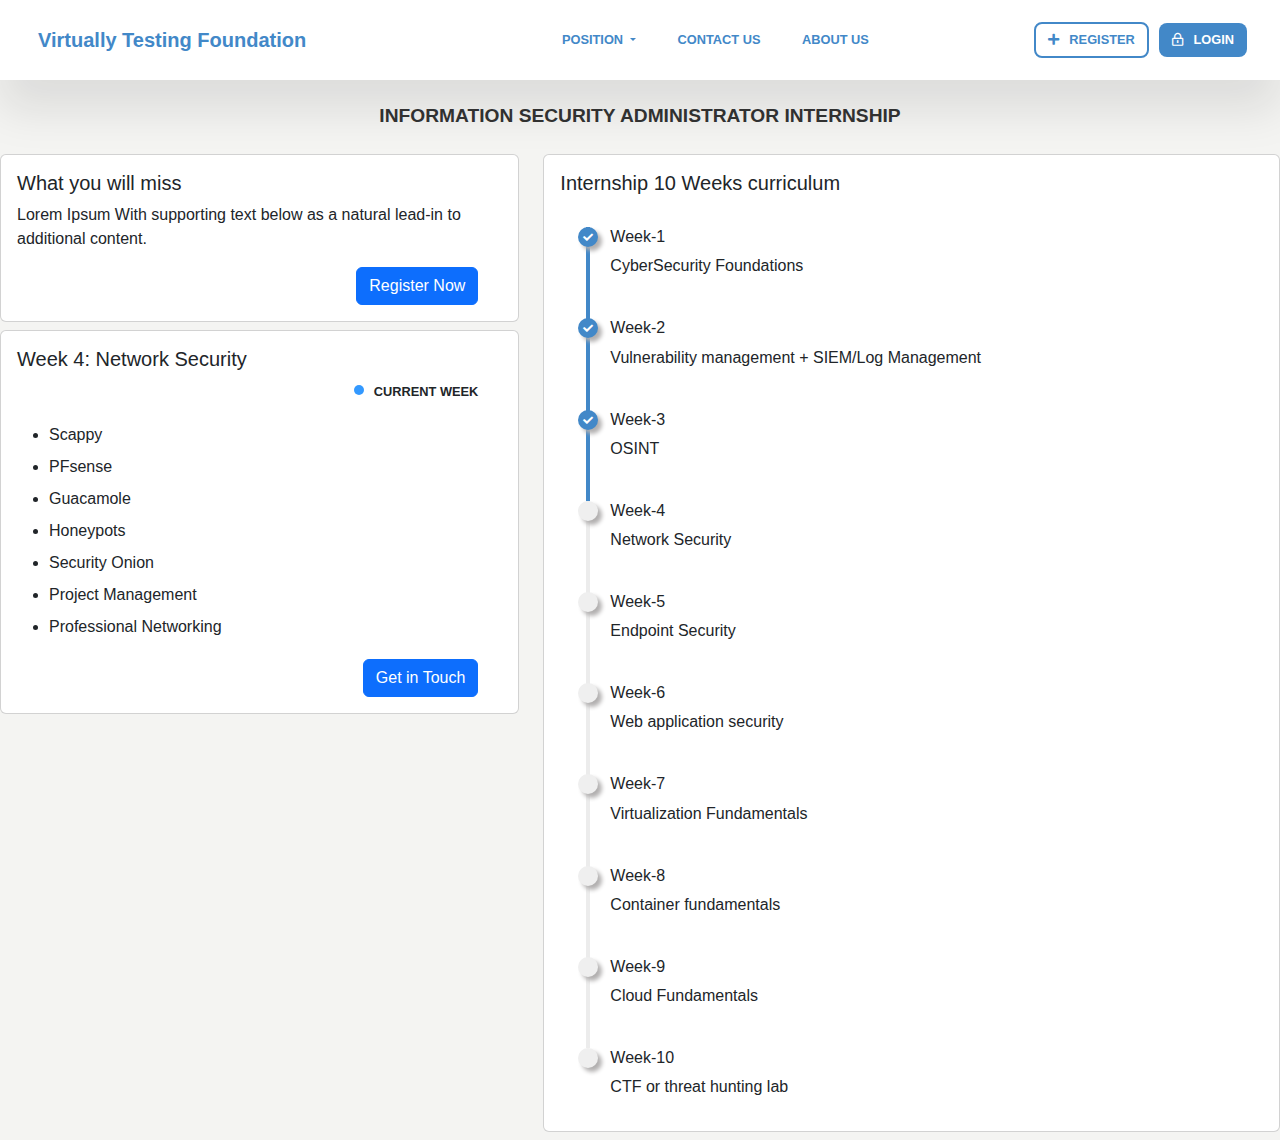
<file: info.html>
<!DOCTYPE html>
<html lang="en">

<head>
    <meta charset="UTF-8">
    <title>Apply for Internship</title>

    <link href="https://cdn.jsdelivr.net/npm/bootstrap@5.1.3/dist/css/bootstrap.min.css" rel="stylesheet">
    <script src="https://cdn.jsdelivr.net/npm/bootstrap@5.1.3/dist/js/bootstrap.bundle.min.js"></script>

    <link href="https://fonts.googleapis.com/css?family=Quicksand:400,600,700&display=swap" rel="stylesheet">

    <link rel="stylesheet" href="/assets/css/font-awesome.min.css" />
    <link rel="stylesheet" href="/assets/css/style.css" />

</head>

<body>

    <nav class="navbar navbar-expand-lg navbar-dark">
        <div class="container-fluid">

            <a class="navbar-brand" href="https://virtuallytestingfoundation.org/">Virtually Testing Foundation</a>

            <button class="navbar-toggler" type="button" data-bs-toggle="collapse" data-bs-target="#navbarSupportedContent" aria-controls="navbarSupportedContent" aria-expanded="false" aria-label="Toggle navigation">
                <span class="navbar-toggler-icon"></span>
            </button>

            <div class="collapse navbar-collapse" id="navbarSupportedContent">

                <span class="me-auto"></span>
                <ul class="navbar-nav me-auto mb-3 mb-lg-0">

                    <li class="nav-item">
                        <a class="nav-link active" aria-current="page" href="https://virtuallytestingfoundation.org/">Home</a>
                    </li>

                    <li class="nav-item dropdown">
                        <a class="nav-link dropdown-toggle" href="#" id="navbarDropdown" role="button" data-bs-toggle="dropdown" aria-expanded="false">
                            Position
                        </a>
                        <ul class="dropdown-menu" aria-labelledby="navbarDropdown">

                            <li>
                                <a class="dropdown-item" href="/beginner/apply/for-internship">Information Security Administrator Internship</a>
                            </li>
                            <li>
                                <hr class="dropdown-divider">
                            </li>
                            <li>
                                <a class="dropdown-item" href="/beginner/apply/for-internship">CyberSecurity Beginner Internship</a>
                            </li>
                        </ul>
                    </li>

                    <li class="nav-item">
                        <a class="nav-link" href="https://vtfbeginnertrack.on.spiceworks.com/portal">Contact us</a>
                    </li>

                    <li class="nav-item">
                        <a class="nav-link" href="https://virtuallytestingfoundation.org#about-us">About us</a>
                    </li>

                </ul>

                <a href="https://account.virtuallytestingfoundation.org/register" class="customBtn register">
                    <i class="fas fa-plus"></i> &nbsp; Register
                </a>
                <a href="https://account.virtuallytestingfoundation.org/login" class="customBtn login">
                    <i class="far fa-lock-alt"></i> &nbsp; Login
                </a>

            </div>
        </div>
    </nav>

    <iframe id="myLoaderIframe" src="https://virtuallytestingfoundation.org/site-default-loader" title="loading...">
    </iframe>

    <div class="content mt-4">

        <h4 class="heading">Information Security Administrator Internship</h4>

        <div class="row">

            <div class="col-12 col-lg-7 order-lg-2">
                <div class="card my-2">
                    <div class="card-body">
                        <h5 class="card-title">Internship 10 Weeks curriculum</h5>

                        <section class="sessions">
                            <div class="listItem completed">
                                <h6>Week-1</h6>
                                <p>CyberSecurity Foundations</p>
                            </div>

                            <div class="listItem completed">
                                <h6>Week-2</h6>
                                <p>Vulnerability management + SIEM/Log Management</p>
                            </div>

                            <div class="listItem completed">
                                <h6>Week-3</h6>
                                <p>OSINT</p>
                            </div>

                            <div class="listItem">
                                <h6>Week-4</h6>
                                <p>Network Security</p>
                            </div>

                            <div class="listItem">
                                <h6>Week-5</h6>
                                <p>Endpoint Security</p>
                            </div>

                            <div class="listItem">
                                <h6>Week-6</h6>
                                <p>Web application security</p>
                            </div>

                            <div class="listItem">
                                <h6>Week-7</h6>
                                <p>Virtualization Fundamentals</p>
                            </div>

                            <div class="listItem">
                                <h6>Week-8</h6>
                                <p>Container fundamentals</p>
                            </div>

                            <div class="listItem">
                                <h6>Week-9</h6>
                                <p>Cloud Fundamentals</p>
                            </div>

                            <div class="listItem">
                                <h6>Week-10</h6>
                                <p>CTF or threat hunting lab</p>
                            </div>

                        </section>

                    </div>
                </div>
            </div>

            <div class="col-12 col-lg-5 order-lg-1">

                <div class="card my-2 d-none d-lg-block">
                    <div class="card-body">
                        <h5 class="card-title">What you will miss</h5>
                        <p class="card-text">Lorem Ipsum With supporting text below as a natural lead-in to additional content.</p>
                        <div class="d-md-flex justify-content-md-end">
                            <a href="#" class="btn btn-primary me-4">Register Now</a>
                        </div>
                    </div>
                </div>

                <div class="card my-2">
                    <div class="card-body">
                        <h5 class="card-title">Week 4: Network Security </h5>
                        <p class="card-text text-end me-4">
                            <svg height="20" width="20" class="blinking">
                                <circle cx="10" cy="8" r="5" fill="#3399FF" /> 
                            </svg> <span style="text-transform: uppercase; font-size: 0.8em; font-weight: 600">current week</span>
                        </p>
                        <ul>
                            <li class="py-1">Scappy</li>
                            <li class="py-1">PFsense</li>
                            <li class="py-1">Guacamole</li>
                            <li class="py-1">Honeypots</li>
                            <li class="py-1">Security Onion</li>
                            <li class="py-1">Project Management</li>
                            <li class="py-1">Professional Networking</li>
                        </ul>
                        <div class="d-md-flex justify-content-md-end">
                            <a href="#" class="btn btn-primary me-4">Get in Touch</a>
                        </div>
                    </div>
                </div>

            </div>

        </div>
    </div>

    <script type="text/javascript">
        document.onreadystatechange = function() {
            if (document.readyState === "complete") {
                document.querySelector("#myLoaderIframe").remove();
            }
        }
    </script>

    <script src="https://js.hcaptcha.com/1/api.js" async defer></script>

</body>

</html>
</file>
<file: assets/css/style.css>
* {
    margin: 0;
    padding: 0;
    box-sizing: border-box;
    font-family: "Montserrat", Helvetica, sans-serif;
    -webkit-font-smoothing: antialiased;
    -moz-osx-font-smoothing: grayscale;
}

:root {
    --themeColor: #4288C8;
}

body {
    transition: all 0.5s ease-in-out;
    scrollbar-width: thin;
    background-color: #F4F4F2;
}

body #myLoaderIframe {
    width: 100vw;
    position: fixed;
    top: 0px;
    left: 0px;
    height: 100vh;
    opacity: 1.0;
    z-index: 99999999;
}

header {
    width: 100vw;
    height: 80px;
    z-index: 100;
    position: fixed;
    top: 0;
}

.navbar {
    background-color: #fff;
    padding: 0.9rem 1rem;
    box-shadow: 0px 30px 45px rgba(22, 22, 22, 0.1);
    min-height: 80px;
    max-width: 100vw;
}

.navbar .navbar-toggler-icon {
    display: flex;
    align-items: center;
    padding: 0.25rem 1.5rem;
}

.navbar .navbar-toggler-icon i {
    color: var(--themeColor);
    font-size: 1.5rem;
}

.navbar .navbar-toggler:focus {
    border: none;
    box-shadow: none;
    outline: none;
}

.navbar a {
    color: var(--themeColor);
}

.def {
    color: var(--themeColor);
    font-weight: bold;
}

.navbar .navbar-brand {
    font-family: Montserrat, Helvetica, sans-serif;
    font-weight: 600;
    margin-left: 10px;
}

.navbar .nav-item {
    font-weight: 600;
    margin: 0 1em;
    text-transform: uppercase;
    font-size: 0.8em;
}

.navbar .customBtn {
    color: #fff;
    margin: 0 5px;
    text-decoration: none;
    font-weight: 400;
    text-align: center;
    white-space: nowrap;
    vertical-align: middle;
    user-select: none;
    border: 1px solid transparent;
    padding: 0.375rem 0.75rem;
    font-weight: 600;
    text-transform: uppercase;
    font-size: 0.8em;
    line-height: 1.5;
    border-radius: 0.5rem;
    transition: color .15s ease-in-out, background-color .15s ease-in-out, border-color .15s ease-in-out, box-shadow .15s ease-in-out;
}

.navbar .customBtn.register {
    border: 2px solid var(--themeColor);
    color: var(--themeColor);
}

.navbar .customBtn.login {
    background-color: var(--themeColor);
}

.navbar .dropdown-item {
    text-transform: none;
    overflow: hidden;
}

.page {
    width: 100vw;
    height: 100vh;
    padding-top: "80px";
    overflow: hidden;
}

.pageContainer {
    height: 100vh;
    width: 100%;
    overflow: auto;
}

.carousel {
    margin-bottom: 3rem;
}

.carousel img{
    object-fit: cover;
}
/* Since positioning the image, we need to help out the caption */

.carousel-caption {
    bottom: 3rem;
    z-index: 10;
}


/* Declare heights because of positioning of img element */

.carousel-item {
    height: 32rem;
}

.content .heading {
    text-align: center;
    color: #333;
    font-weight: 600;
    text-transform: uppercase;
    font-size: 1.2rem;
    margin-bottom: 1em;
    margin-top: 0.5em;
}

.content .register {
    padding: 0.375rem 0.75rem;
    font-weight: 600;
    text-transform: uppercase;
    font-size: 0.8em;
    line-height: 1.5;
    border-radius: 0.5rem;
    background-color: var(--themeColor);
    color: #fff;
}

#currWeekContent *::-webkit-scrollbar {
    width: 2px;
    height: 2px;
}

#currWeekContent *::-webkit-scrollbar-track {
    background: #eee;
}

#currWeekContent *::-webkit-scrollbar-thumb {
    background-color: #888;
    border-radius: 20px;
}

.sessions {
    margin-top: 2rem;
    margin-left: 1rem;
    border-radius: 12px;
    position: relative;
}

.sessions .listItem {
    padding-bottom: 1.5rem;
    border-left: 4px solid #ececec;
    position: relative;
    padding-left: 20px;
    margin-left: 10px;
}

.sessions .listItem button {
    margin-left: 8px;
}

.sessions .listItem.completed {
    border-left: 4px solid var(--themeColor);
}

.sessions .listItem.current {
    border-left: 4px solid #3ac541;
}

.sessions .listItem:last-child {
    border-left: 4px solid transparent;
    padding-bottom: 0;
}

.sessions .listItem:before {
    content: "";
    width: 20px;
    height: 20px;
    background: #efefef;
    box-shadow: 4px 4px 4px rgb(178, 176, 176);
    border-radius: 50%;
    position: absolute;
    left: -12px;
    top: 0px;
}

.sessions .listItem.completed:before {
    content: "\f00c";
    font-family: "Font Awesome 5 Pro";
    font-weight: 900;
    color: #fff;
    box-shadow: none;
    font-size: 10px;
    background-color: var(--themeColor);
    box-shadow: 4px 4px 4px rgb(178, 176, 176);
    text-align: center;
    line-height: 20px;
}

.sessions .listItem.completed button {
    background-color: var(--themeColor);
    border-color: var(--themeColor);
}

.sessions .listItem.current:before {
    content: "\f554";
    font-family: "Font Awesome 5 Pro";
    font-weight: 900;
    color: #fff;
    box-shadow: none;
    font-size: 10px;
    background-color: #3ac541;
    box-shadow: 4px 4px 4px rgb(178, 176, 176);
    text-align: center;
    line-height: 20px;
}

.sessions .listItem.current button {
    background-color: #3ac541;
    border-color: #3ac541;
}

.sessions .iconBtn {
    padding: 0.1em;
}

button.btn:focus {
    box-shadow: none !important;
}

footer {
    background-color: #fff;
    box-shadow: 0px 30px 45px rgba(22, 22, 22, 0.1);
}

#weekModal {
    position: absolute;
    top: 0;
    left: 0;
    z-index: 1000;
    width: 100vw;
    height: 100vh;
    background-color: rgba(0, 0, 0, 0.2);
    display: flex;
    justify-content: center;
    align-items: center;
    transition: all 0.5s ease-in-out;
}

#weekModal .weekCard {
    background-color: #fff;
    border-radius: 1rem;
    width: 90%;
    max-width: 1000px;
    min-width: 380px;
    max-height: 80vh;
    min-height: 60vh;
}

#weekModal .header {
    display: flex;
    width: 100%;
    justify-content: space-between;
    align-items: center;
    padding: 1rem 1.5rem;
    border-bottom: 1px solid #ccc;
}

#weekModal .week-title {
    color: var(--themeColor);
    font-size: 1.2rem;
    font-weight: 600;
    margin: 0;
}

#weekModal .body {
    padding: 1rem;
}

#weekModal .accordion,
#weekModal #weeklyCardData {
    max-height: calc(80vh - 1rem - 60px);
    overflow: auto;
}

#weekModal .accordion .accordion-item button {
    transition: all 0.2s ease-in-out;
}

#weekModal .accordion .accordion-item button:hover {
    padding-left: 1.0rem;
}

#weekModal .accordion .accordion-button:focus {
    box-shadow: none;
}

#weekModal .accordion .accordion-single-button {
    position: relative;
    display: flex;
    align-items: center;
    width: 100%;
    padding: 1rem 1.25rem;
    font-size: 1rem;
    color: #212529;
    text-align: left;
    background-color: #fff;
    border: 0;
    border-radius: 0;
    overflow-anchor: none;
}

#weekModal .accordion .inner-button {
    width: 100%;
    padding: 0.2rem 1.2rem;
    text-align: left;
    background-color: transparent;
    border: none;
    outline: none;
    padding-bottom: 0.5rem;
    border-bottom: 1px solid #ddd;
}

#weekModal .accordion .inner-button.last {
    padding-bottom: 0;
    padding-top: 0.5rem;
    border-bottom: none;
}

#weekModal .accordion .inner-button:hover,
#weekModal .accordion .inner-button.active {
    font-weight: 600;
}

#weekModal .accordion .inner-button::after {
    content: "\f054";
    font-size: 0.9rem;
    float: right;
    font-family: "Font Awesome 5 Pro";
}

#weekModal .inside-text {
    padding: 0.2em 0;
    font-size: 0.9rem;
    font-weight: 400;
}

.hidden {
    display: none !important;
}

.blinking {
    -webkit-animation: 1.5s blink ease infinite;
    -moz-animation: 1.5s blink ease infinite;
    -ms-animation: 1.5s blink ease infinite;
    -o-animation: 1.5s blink ease infinite;
    animation: 1.5s blink ease infinite;
}

@keyframes blink {
    0% {
        opacity: 0;
    }
    50% {
        opacity: 1;
    }
    100% {
        opacity: 0;
    }
}


/* ------- Responsiveness ------- */

@media (max-width: 576px) {
    .navbar {
        padding: 0.9rem 0;
    }
    .navbar .navbar-brand {
        font-size: 1.0rem;
        font-weight: bold;
    }
    .content {
        padding: 1.5rem 1.0rem;
    }
    #weekModal .weekCard {
        width: 95%;
        min-width: 0;
    }
    #weekModal .accordion .accordion-button {
        padding: 10px 5px;
        font-size: 0.6em;
    }
    .accordion-body {
        padding: 0.5rem 0.75rem;
    }
    #weekModal .accordion .inner-button {
        padding: 0.2em;
        font-size: 0.9em;
    }
    .row>* {
        padding: 0.1em;
    }

    .carousel-caption p {
        margin-bottom: 1.25rem;
        font-size: 1rem;
        line-height: 1.4;
    }
}
</file>
